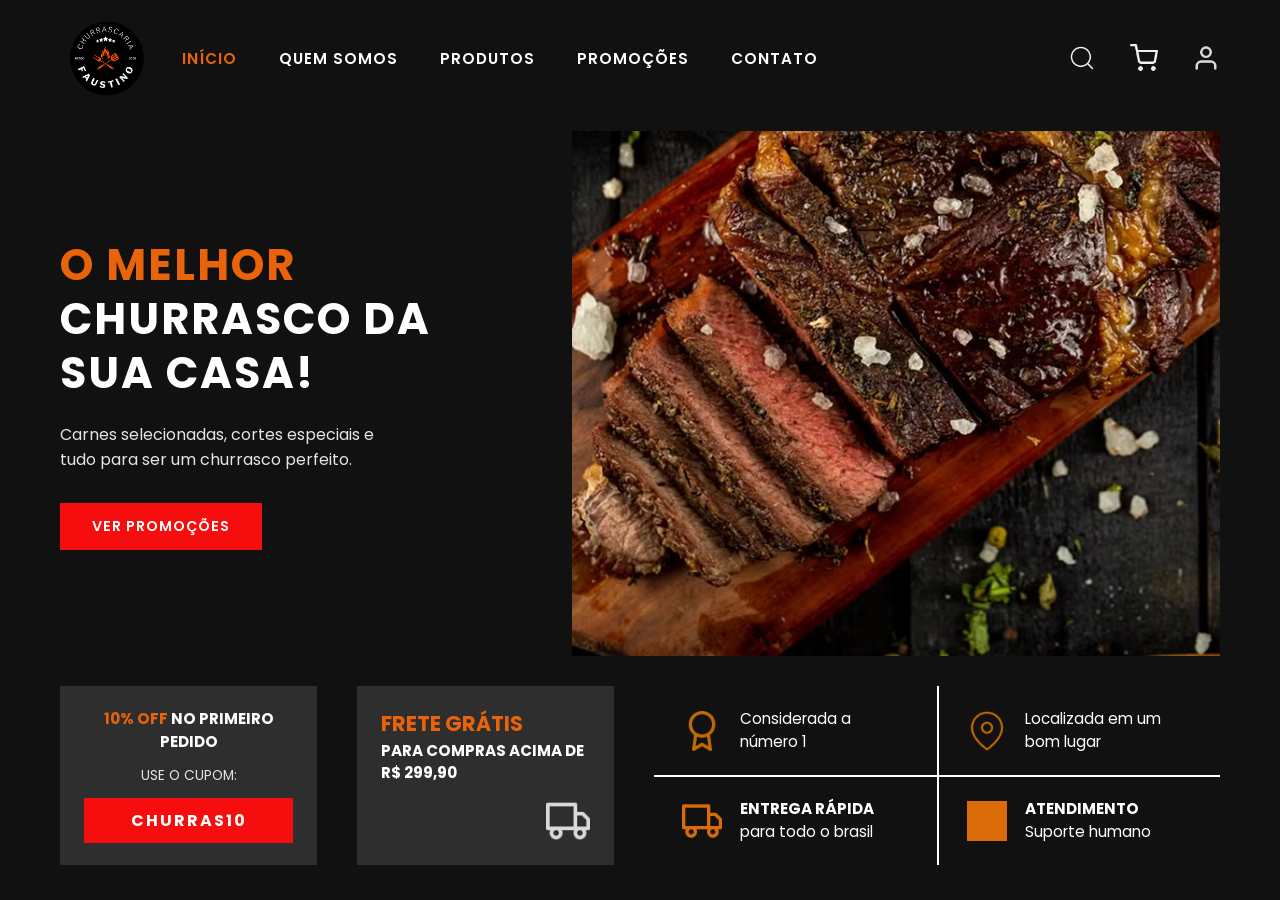
<file: front/index.html>
<!DOCTYPE html>
<html lang="pt-BR">
<head>
  <meta charset="UTF-8">
  <meta name="viewport" content="width=device-width, initial-scale=1.0">
  <title>Churrascaria Faustino</title>
  <link rel="icon" href="imagens/logo.png">
  <link rel="preconnect" href="https://fonts.googleapis.com">
  <link rel="preconnect" href="https://fonts.gstatic.com" crossorigin>
  <link href="https://fonts.googleapis.com/css2?family=Poppins:wght@400;500;600;700;800&display=swap" rel="stylesheet">
  <link rel="stylesheet" href="style.css">
</head>
<body>

  <header class="header">
    <a href="index.html" class="logo">
      <img src="imagens/logo.png" alt="Churrascaria Faustino">
    </a>

    <nav class="menu">
      <a href="index.html" class="ativo">Início</a>
      <a href="quem-somos.html">Quem somos</a>
      <a href="produtos.html">Produtos</a>
      <a href="promocoes.html">Promoções</a>
      <a href="contato.html">Contato</a>
    </nav>

    <div class="header-icones">
      <a href="produtos.html" aria-label="Buscar"><img src="imagens/Search.png" alt="Buscar"></a>
      <a href="#" aria-label="Carrinho"><img src="imagens/Shopping cart.png" alt="Carrinho"></a>
      <a href="cadastro.html" aria-label="Minha conta"><img src="imagens/User.png" alt="Minha conta"></a>
    </div>
  </header>

  <main class="conteudo">
    <section class="home">

      <div class="hero">
        <div class="hero-texto">
          <h1>
            <span class="laranja">O melhor</span><br>
            churrasco da<br>
            sua casa!
          </h1>
          <p>Carnes selecionadas, cortes especiais e tudo para ser um churrasco perfeito.</p>
          <a href="promocoes.html" class="btn">Ver promoções</a>
        </div>

        <div class="hero-imagem">
          <img src="imagens/image 1.png" alt="Churrasco fatiado na tábua">
        </div>
      </div>

      <div class="destaques">
        <div class="card">
          <p class="card-titulo"><span class="laranja">10% OFF</span> no primeiro pedido</p>
          <p class="card-sub">Use o cupom:</p>
          <span class="cupom">CHURRAS10</span>
        </div>

        <div class="card card-frete">
          <p class="card-titulo"><span class="laranja frete">Frete grátis</span><br>para compras acima de R$ 299,90</p>
          <img src="imagens/Truck.png" alt="" class="icone-frete">
        </div>

        <div class="vantagens">
          <div class="vantagem">
            <img src="imagens/Award.png" alt="">
            <p>Considerada a número 1</p>
          </div>
          <div class="vantagem borda-esq">
            <img src="imagens/Map pin.png" alt="">
            <p>Localizada em um bom lugar</p>
          </div>
          <div class="vantagem borda-topo">
            <img src="imagens/Truck.png" alt="" class="tinta-laranja">
            <p><strong>Entrega rápida</strong><br>para todo o brasil</p>
          </div>
          <div class="vantagem borda-esq borda-topo">
            <img src="imagens/User.png" alt="" class="tinta-laranja">
            <p><strong>Atendimento</strong><br>Suporte humano</p>
          </div>
        </div>
      </div>

    </section>
  </main>

</body>
</html>
</file>
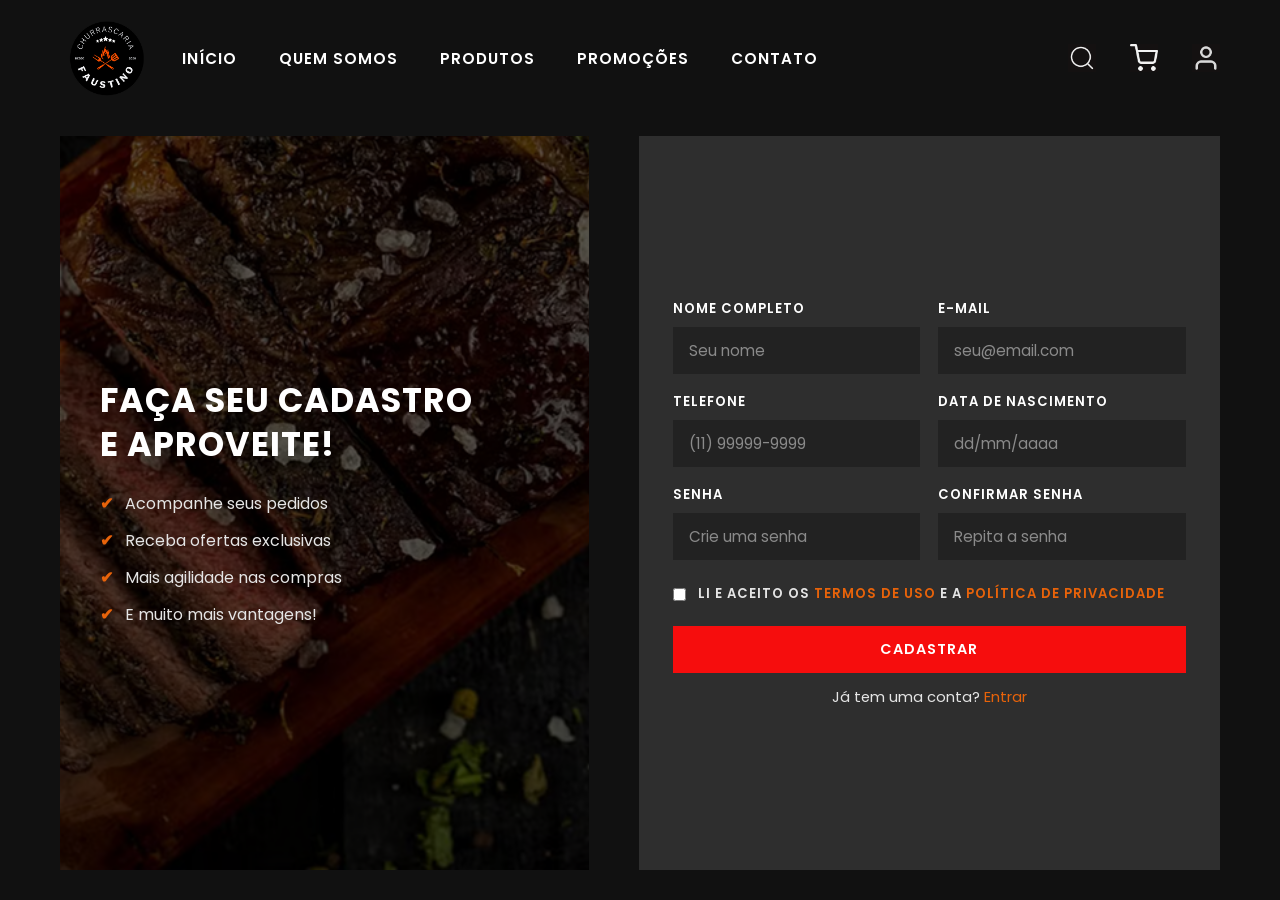
<file: front/cadastro.html>
<!DOCTYPE html>
<html lang="pt-BR">
<head>
  <meta charset="UTF-8">
  <meta name="viewport" content="width=device-width, initial-scale=1.0">
  <title>Cadastro &mdash; Churrascaria Faustino</title>
  <link rel="icon" href="imagens/logo.png">
  <link rel="preconnect" href="https://fonts.googleapis.com">
  <link rel="preconnect" href="https://fonts.gstatic.com" crossorigin>
  <link href="https://fonts.googleapis.com/css2?family=Poppins:wght@400;500;600;700;800&display=swap" rel="stylesheet">
  <link rel="stylesheet" href="style.css">
</head>
<body>

  <header class="header">
    <a href="index.html" class="logo">
      <img src="imagens/logo.png" alt="Churrascaria Faustino">
    </a>

    <nav class="menu">
      <a href="index.html">Início</a>
      <a href="quem-somos.html">Quem somos</a>
      <a href="produtos.html">Produtos</a>
      <a href="promocoes.html">Promoções</a>
      <a href="contato.html">Contato</a>
    </nav>

    <div class="header-icones">
      <a href="produtos.html" aria-label="Buscar"><img src="imagens/Search.png" alt="Buscar"></a>
      <a href="#" aria-label="Carrinho"><img src="imagens/Shopping cart.png" alt="Carrinho"></a>
      <a href="cadastro.html" aria-label="Minha conta"><img src="imagens/User.png" alt="Minha conta"></a>
    </div>
  </header>

  <main class="conteudo">
    <section class="cadastro-pagina">

      <div class="cadastro-banner">
        <img src="imagens/image 1.png" alt="Churrasco fatiado na tábua">
        <div class="cadastro-banner-texto">
          <h2>Faça seu cadastro<br>e aproveite!</h2>
          <ul class="cadastro-vantagens">
            <li>Acompanhe seus pedidos</li>
            <li>Receba ofertas exclusivas</li>
            <li>Mais agilidade nas compras</li>
            <li>E muito mais vantagens!</li>
          </ul>
        </div>
      </div>

      <form class="formulario formulario-cadastro">
        <div class="campo-duplo">
          <div class="campo">
            <label for="nome">Nome completo</label>
            <input type="text" id="nome" name="nome" placeholder="Seu nome">
          </div>
          <div class="campo">
            <label for="email">E-mail</label>
            <input type="email" id="email" name="email" placeholder="seu@email.com">
          </div>
        </div>

        <div class="campo-duplo">
          <div class="campo">
            <label for="telefone">Telefone</label>
            <input type="tel" id="telefone" name="telefone" placeholder="(11) 99999-9999">
          </div>
          <div class="campo">
            <label for="nascimento">Data de nascimento</label>
            <input type="text" id="nascimento" name="nascimento" placeholder="dd/mm/aaaa">
          </div>
        </div>

        <div class="campo-duplo">
          <div class="campo">
            <label for="senha">Senha</label>
            <input type="password" id="senha" name="senha" placeholder="Crie uma senha">
          </div>
          <div class="campo">
            <label for="confirmar">Confirmar senha</label>
            <input type="password" id="confirmar" name="confirmar" placeholder="Repita a senha">
          </div>
        </div>

        <label class="campo-termos">
          <input type="checkbox" name="termos">
          <span>Li e aceito os <a href="#" class="laranja">Termos de Uso</a> e a <a href="#" class="laranja">Política de Privacidade</a></span>
        </label>

        <button type="submit" class="btn">Cadastrar</button>

        <p class="cadastro-entrar">J&aacute; tem uma conta? <a href="#" class="laranja">Entrar</a></p>
      </form>

    </section>
  </main>

</body>
</html>
</file>
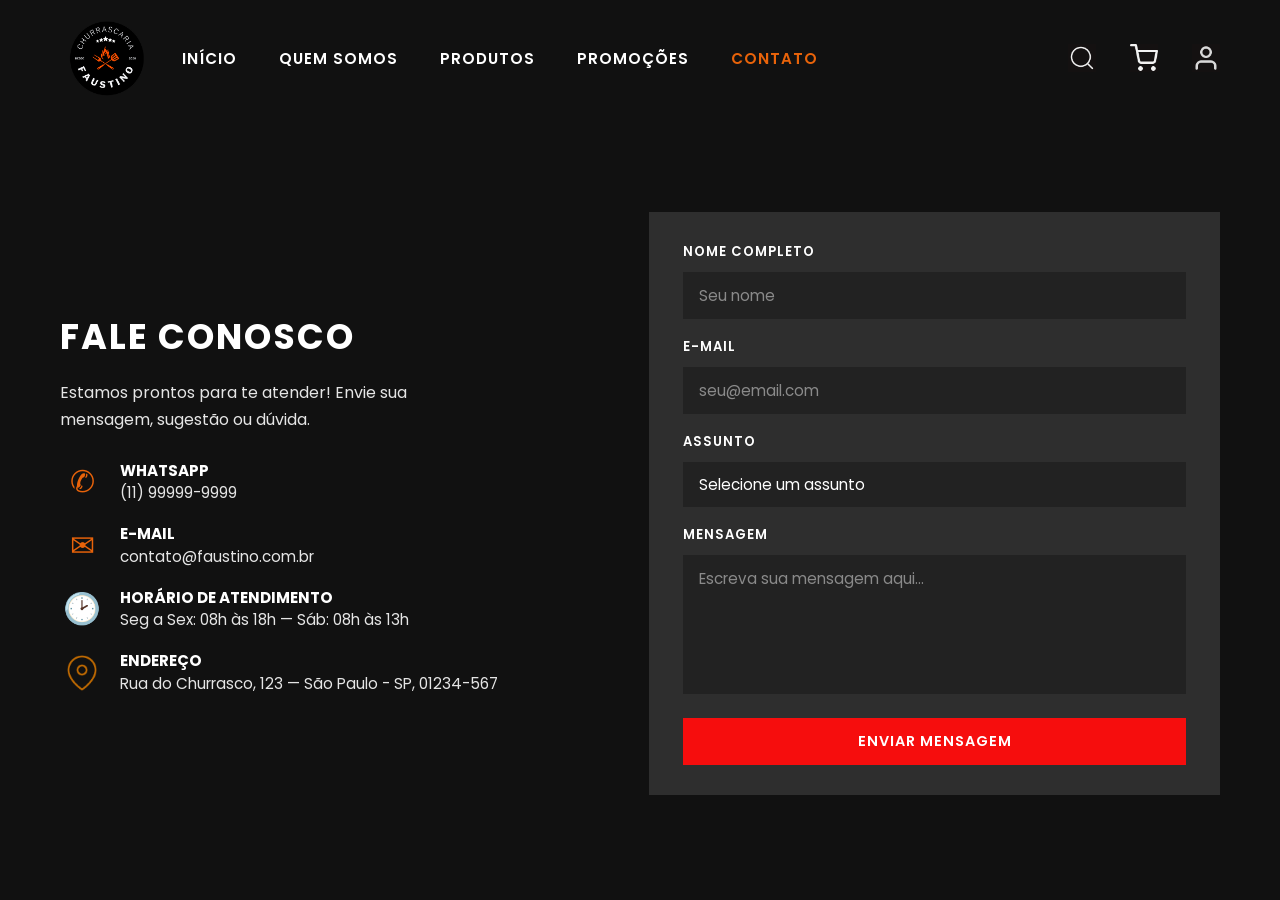
<file: front/contato.html>
<!DOCTYPE html>
<html lang="pt-BR">
<head>
  <meta charset="UTF-8">
  <meta name="viewport" content="width=device-width, initial-scale=1.0">
  <title>Contato &mdash; Churrascaria Faustino</title>
  <link rel="icon" href="imagens/logo.png">
  <link rel="preconnect" href="https://fonts.googleapis.com">
  <link rel="preconnect" href="https://fonts.gstatic.com" crossorigin>
  <link href="https://fonts.googleapis.com/css2?family=Poppins:wght@400;500;600;700;800&display=swap" rel="stylesheet">
  <link rel="stylesheet" href="style.css">
</head>
<body>

  <header class="header">
    <a href="index.html" class="logo">
      <img src="imagens/logo.png" alt="Churrascaria Faustino">
    </a>

    <nav class="menu">
      <a href="index.html">Início</a>
      <a href="quem-somos.html">Quem somos</a>
      <a href="produtos.html">Produtos</a>
      <a href="promocoes.html">Promoções</a>
      <a href="contato.html" class="ativo">Contato</a>
    </nav>

    <div class="header-icones">
      <a href="produtos.html" aria-label="Buscar"><img src="imagens/Search.png" alt="Buscar"></a>
      <a href="#" aria-label="Carrinho"><img src="imagens/Shopping cart.png" alt="Carrinho"></a>
      <a href="cadastro.html" aria-label="Minha conta"><img src="imagens/User.png" alt="Minha conta"></a>
    </div>
  </header>

  <main class="conteudo">
    <section class="contato-pagina">

      <div class="contato-info">
        <h2 class="titulo-pagina">Fale conosco</h2>
        <p>Estamos prontos para te atender! Envie sua mensagem, sugestão ou dúvida.</p>

        <div class="contato-itens">
          <div class="contato-item">
            <span class="icone-char">&#9990;</span>
            <p><strong>WhatsApp</strong><br>(11) 99999-9999</p>
          </div>
          <div class="contato-item">
            <span class="icone-char">&#9993;</span>
            <p><strong>E-mail</strong><br>contato@faustino.com.br</p>
          </div>
          <div class="contato-item">
            <span class="icone-char">&#128337;</span>
            <p><strong>Horário de atendimento</strong><br>Seg a Sex: 08h &agrave;s 18h &mdash; S&aacute;b: 08h &agrave;s 13h</p>
          </div>
          <div class="contato-item">
            <img src="imagens/Map pin.png" alt="">
            <p><strong>Endereço</strong><br>Rua do Churrasco, 123 &mdash; São Paulo - SP, 01234-567</p>
          </div>
        </div>
      </div>

      <form class="formulario">
        <label for="nome">Nome completo</label>
        <input type="text" id="nome" name="nome" placeholder="Seu nome">

        <label for="email">E-mail</label>
        <input type="email" id="email" name="email" placeholder="seu@email.com">

        <label for="assunto">Assunto</label>
        <select id="assunto" name="assunto">
          <option>Selecione um assunto</option>
          <option>Dúvida sobre pedido</option>
          <option>Sugestão</option>
          <option>Reclamação</option>
          <option>Outro</option>
        </select>

        <label for="mensagem">Mensagem</label>
        <textarea id="mensagem" name="mensagem" rows="5" placeholder="Escreva sua mensagem aqui..."></textarea>

        <button type="submit" class="btn">Enviar mensagem</button>
      </form>

    </section>
  </main>

</body>
</html>
</file>
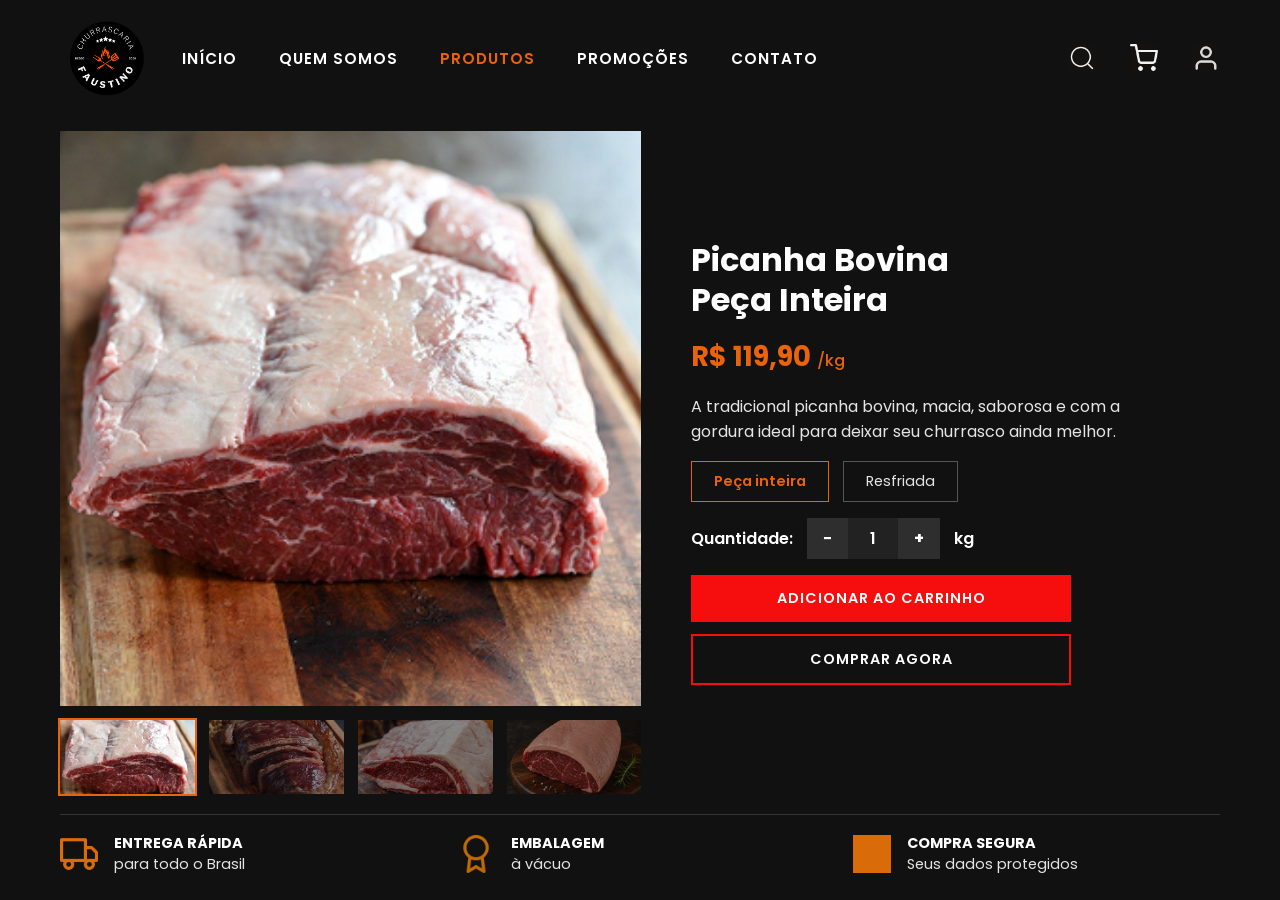
<file: front/produto.html>
<!DOCTYPE html>
<html lang="pt-BR">
<head>
  <meta charset="UTF-8">
  <meta name="viewport" content="width=device-width, initial-scale=1.0">
  <title>Picanha Bovina &mdash; Churrascaria Faustino</title>
  <link rel="icon" href="imagens/logo.png">
  <link rel="preconnect" href="https://fonts.googleapis.com">
  <link rel="preconnect" href="https://fonts.gstatic.com" crossorigin>
  <link href="https://fonts.googleapis.com/css2?family=Poppins:wght@400;500;600;700;800&display=swap" rel="stylesheet">
  <link rel="stylesheet" href="style.css">
</head>
<body>

  <header class="header">
    <a href="index.html" class="logo">
      <img src="imagens/logo.png" alt="Churrascaria Faustino">
    </a>

    <nav class="menu">
      <a href="index.html">Início</a>
      <a href="quem-somos.html">Quem somos</a>
      <a href="produtos.html" class="ativo">Produtos</a>
      <a href="promocoes.html">Promoções</a>
      <a href="contato.html">Contato</a>
    </nav>

    <div class="header-icones">
      <a href="produtos.html" aria-label="Buscar"><img src="imagens/Search.png" alt="Buscar"></a>
      <a href="#" aria-label="Carrinho"><img src="imagens/Shopping cart.png" alt="Carrinho"></a>
      <a href="cadastro.html" aria-label="Minha conta"><img src="imagens/User.png" alt="Minha conta"></a>
    </div>
  </header>

  <main class="conteudo">
    <section class="detalhe-pagina">

      <div class="detalhe">
        <div class="detalhe-galeria">
          <div class="detalhe-foto">
            <img src="imagens/image 1 (1).png" alt="Picanha Bovina peça inteira">
          </div>
          <div class="detalhe-miniaturas">
            <img src="imagens/image 1 (1).png" alt="Miniatura 1" class="ativa">
            <img src="imagens/image 2.png" alt="Miniatura 2">
            <img src="imagens/image 3.png" alt="Miniatura 3">
            <img src="imagens/aa.png" alt="Miniatura 4">
          </div>
        </div>

        <div class="detalhe-info">
          <h1>Picanha Bovina<br>Peça Inteira</h1>
          <p class="detalhe-preco laranja">R$ 119,90 <span>/kg</span></p>
          <p class="detalhe-descricao">A tradicional picanha bovina, macia, saborosa e com a gordura ideal para deixar seu churrasco ainda melhor.</p>

          <div class="detalhe-opcoes">
            <label class="opcao">
              <input type="radio" name="corte" checked>
              <span>Peça inteira</span>
            </label>
            <label class="opcao">
              <input type="radio" name="corte">
              <span>Resfriada</span>
            </label>
          </div>

          <div class="detalhe-quantidade">
            <span>Quantidade:</span>
            <span class="quantidade">
              <span class="qtd-botao">&minus;</span>
              <span class="qtd-valor">1</span>
              <span class="qtd-botao">+</span>
            </span>
            <span>kg</span>
          </div>

          <div class="detalhe-acoes">
            <a href="#" class="btn">Adicionar ao carrinho</a>
            <a href="#" class="btn btn-contorno">Comprar agora</a>
          </div>
        </div>
      </div>

      <div class="detalhe-beneficios">
        <div class="beneficio">
          <img src="imagens/Truck.png" alt="" class="tinta-laranja">
          <p><strong>Entrega rápida</strong><br>para todo o Brasil</p>
        </div>
        <div class="beneficio">
          <img src="imagens/Award.png" alt="">
          <p><strong>Embalagem</strong><br>&agrave; v&aacute;cuo</p>
        </div>
        <div class="beneficio">
          <img src="imagens/User.png" alt="" class="tinta-laranja">
          <p><strong>Compra segura</strong><br>Seus dados protegidos</p>
        </div>
      </div>

    </section>
  </main>

</body>
</html>
</file>
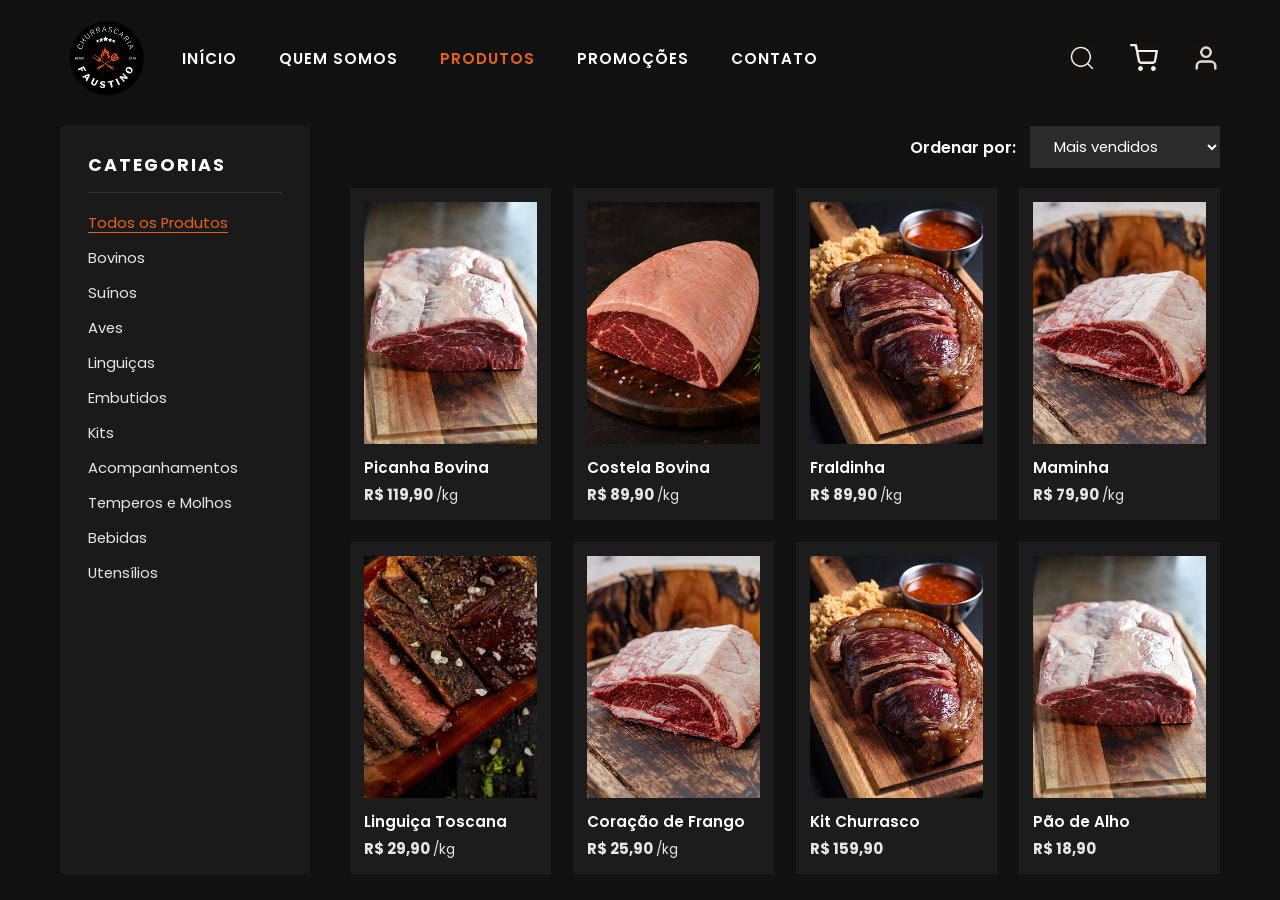
<file: front/produtos.html>
<!DOCTYPE html>
<html lang="pt-BR">
<head>
  <meta charset="UTF-8">
  <meta name="viewport" content="width=device-width, initial-scale=1.0">
  <title>Produtos &mdash; Churrascaria Faustino</title>
  <link rel="icon" href="imagens/logo.png">
  <link rel="preconnect" href="https://fonts.googleapis.com">
  <link rel="preconnect" href="https://fonts.gstatic.com" crossorigin>
  <link href="https://fonts.googleapis.com/css2?family=Poppins:wght@400;500;600;700;800&display=swap" rel="stylesheet">
  <link rel="stylesheet" href="style.css">
</head>
<body>

  <header class="header">
    <a href="index.html" class="logo">
      <img src="imagens/logo.png" alt="Churrascaria Faustino">
    </a>

    <nav class="menu">
      <a href="index.html">Início</a>
      <a href="quem-somos.html">Quem somos</a>
      <a href="produtos.html" class="ativo">Produtos</a>
      <a href="promocoes.html">Promoções</a>
      <a href="contato.html">Contato</a>
    </nav>

    <div class="header-icones">
      <a href="produtos.html" aria-label="Buscar"><img src="imagens/Search.png" alt="Buscar"></a>
      <a href="#" aria-label="Carrinho"><img src="imagens/Shopping cart.png" alt="Carrinho"></a>
      <a href="cadastro.html" aria-label="Minha conta"><img src="imagens/User.png" alt="Minha conta"></a>
    </div>
  </header>
 
  <main class="conteudo">
    <section class="produtos-layout">

      <aside class="categorias">
        <h2>Categorias</h2>
        <nav class="categorias-lista">
          <a href="#" class="ativo">Todos os Produtos</a>
          <a href="#">Bovinos</a>
          <a href="#">Suínos</a>
          <a href="#">Aves</a>
          <a href="#">Linguiças</a>
          <a href="#">Embutidos</a>
          <a href="#">Kits</a>
          <a href="#">Acompanhamentos</a>
          <a href="#">Temperos e Molhos</a>
          <a href="#">Bebidas</a>
          <a href="#">Utensílios</a>
        </nav>
      </aside>

      <div class="produtos-conteudo">
        <div class="produtos-topo">
          <label for="ordenar">Ordenar por:</label>
          <select id="ordenar" class="select-ordenar">
            <option>Mais vendidos</option>
            <option>Menor preço</option>
            <option>Maior preço</option>
            <option>Mais relevantes</option>
          </select>
        </div>

        <div class="produtos-grade">
          <a href="produto.html" class="produto-card">
            <div class="produto-foto"><img src="imagens/image 1 (1).png" alt="Picanha Bovina"></div>
            <h3>Picanha Bovina</h3>
            <p class="produto-preco">R$ 119,90 <span>/kg</span></p>
          </a>

          <a href="produto.html" class="produto-card">
            <div class="produto-foto"><img src="imagens/aa.png" alt="Costela Bovina"></div>
            <h3>Costela Bovina</h3>
            <p class="produto-preco">R$ 89,90 <span>/kg</span></p>
          </a>

          <a href="produto.html" class="produto-card">
            <div class="produto-foto"><img src="imagens/image 2.png" alt="Fraldinha"></div>
            <h3>Fraldinha</h3>
            <p class="produto-preco">R$ 89,90 <span>/kg</span></p>
          </a>

          <a href="produto.html" class="produto-card">
            <div class="produto-foto"><img src="imagens/image 3.png" alt="Maminha"></div>
            <h3>Maminha</h3>
            <p class="produto-preco">R$ 79,90 <span>/kg</span></p>
          </a>

          <a href="produto.html" class="produto-card">
            <div class="produto-foto"><img src="imagens/image 1.png" alt="Linguiça Toscana"></div>
            <h3>Linguiça Toscana</h3>
            <p class="produto-preco">R$ 29,90 <span>/kg</span></p>
          </a>

          <a href="produto.html" class="produto-card">
            <div class="produto-foto"><img src="imagens/image 3.png" alt="Coração de Frango"></div>
            <h3>Coração de Frango</h3>
            <p class="produto-preco">R$ 25,90 <span>/kg</span></p>
          </a>

          <a href="produto.html" class="produto-card">
            <div class="produto-foto"><img src="imagens/image 2.png" alt="Kit Churrasco"></div>
            <h3>Kit Churrasco</h3>
            <p class="produto-preco">R$ 159,90</p>
          </a>

          <a href="produto.html" class="produto-card">
            <div class="produto-foto"><img src="imagens/image 1 (1).png" alt="Pão de Alho"></div>
            <h3>Pão de Alho</h3>
            <p class="produto-preco">R$ 18,90</p>
          </a>
        </div>
      </div>

    </section>
  </main>

</body>
</html>
</file>
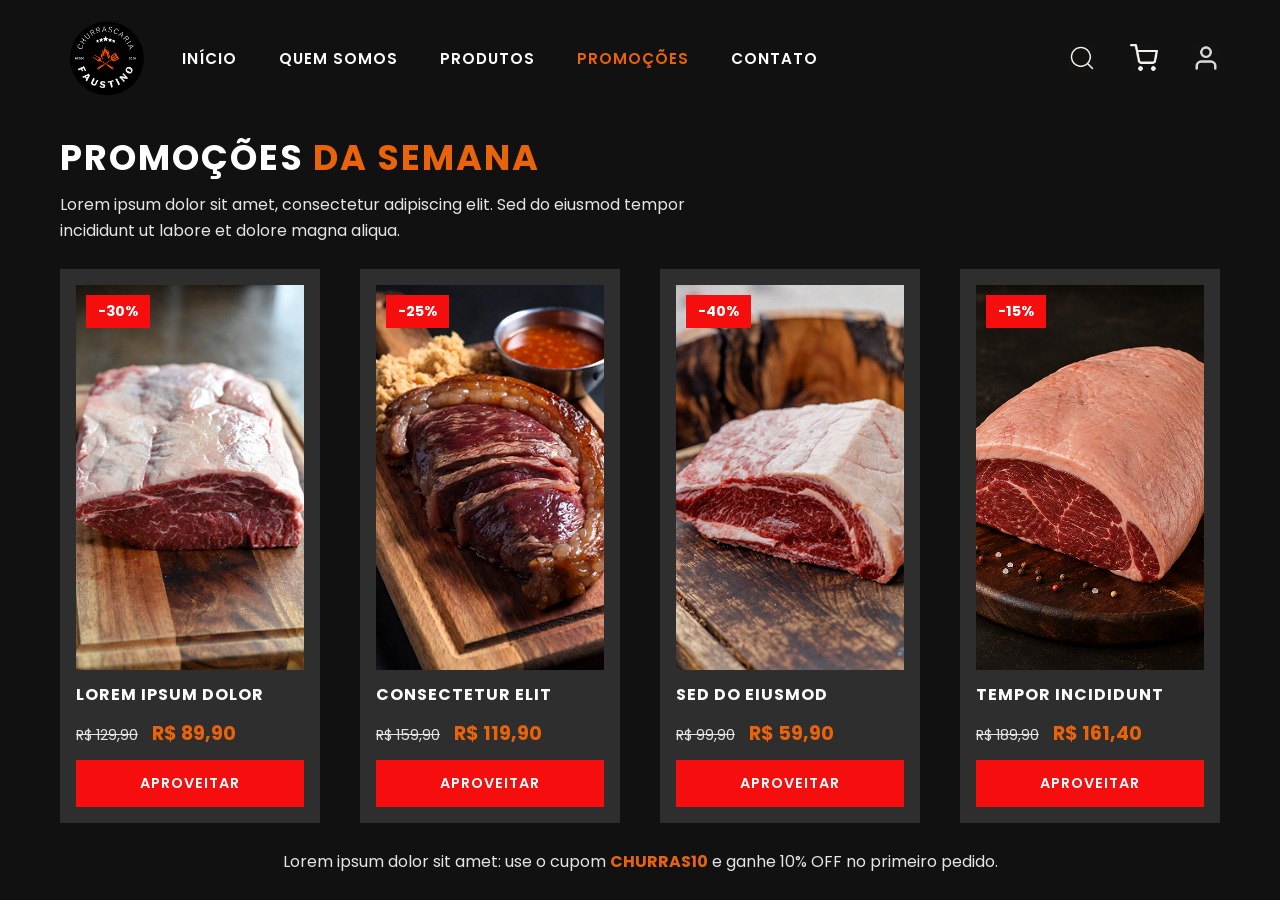
<file: front/promocoes.html>
<!DOCTYPE html>
<html lang="pt-BR">
<head>
  <meta charset="UTF-8">
  <meta name="viewport" content="width=device-width, initial-scale=1.0">
  <title>Promoções &mdash; Churrascaria Faustino</title>
  <link rel="icon" href="imagens/logo.png">
  <link rel="preconnect" href="https://fonts.googleapis.com">
  <link rel="preconnect" href="https://fonts.gstatic.com" crossorigin>
  <link href="https://fonts.googleapis.com/css2?family=Poppins:wght@400;500;600;700;800&display=swap" rel="stylesheet">
  <link rel="stylesheet" href="style.css">
</head>
<body>

  <header class="header">
    <a href="index.html" class="logo">
      <img src="imagens/logo.png" alt="Churrascaria Faustino">
    </a>

    <nav class="menu">
      <a href="index.html">Início</a>
      <a href="quem-somos.html">Quem somos</a>
      <a href="produtos.html">Produtos</a>
      <a href="promocoes.html" class="ativo">Promoções</a>
      <a href="contato.html">Contato</a>
    </nav>

    <div class="header-icones">
      <a href="produtos.html" aria-label="Buscar"><img src="imagens/Search.png" alt="Buscar"></a>
      <a href="#" aria-label="Carrinho"><img src="imagens/Shopping cart.png" alt="Carrinho"></a>
      <a href="cadastro.html" aria-label="Minha conta"><img src="imagens/User.png" alt="Minha conta"></a>
    </div>
  </header>

  <main class="conteudo">
    <section class="promocoes-pagina">

      <div class="promo-cabecalho">
        <h2 class="titulo-pagina">Promoções <span class="laranja">da semana</span></h2>
        <p>Lorem ipsum dolor sit amet, consectetur adipiscing elit. Sed do eiusmod tempor incididunt ut labore et dolore magna aliqua.</p>
      </div>

      <div class="promo-grade">
        <article class="promo-card">
          <div class="promo-foto">
            <img src="imagens/image 1 (1).png" alt="Corte bovino cru na tábua">
            <span class="promo-selo">-30%</span>
          </div>
          <h3>Lorem ipsum dolor</h3>
          <p class="promo-precos">
            <span class="preco-antigo">R$ 129,90</span>
            <span class="preco-novo laranja">R$ 89,90</span>
          </p>
          <a href="#" class="btn">Aproveitar</a>
        </article>

        <article class="promo-card">
          <div class="promo-foto">
            <img src="imagens/image 2.png" alt="Picanha fatiada com farofa e molho">
            <span class="promo-selo">-25%</span>
          </div>
          <h3>Consectetur elit</h3>
          <p class="promo-precos">
            <span class="preco-antigo">R$ 159,90</span>
            <span class="preco-novo laranja">R$ 119,90</span>
          </p>
          <a href="#" class="btn">Aproveitar</a>
        </article>

        <article class="promo-card">
          <div class="promo-foto">
            <img src="imagens/image 3.png" alt="Corte cru sobre madeira rústica">
            <span class="promo-selo">-40%</span>
          </div>
          <h3>Sed do eiusmod</h3>
          <p class="promo-precos">
            <span class="preco-antigo">R$ 99,90</span>
            <span class="preco-novo laranja">R$ 59,90</span>
          </p>
          <a href="#" class="btn">Aproveitar</a>
        </article>

        <article class="promo-card">
          <div class="promo-foto">
            <img src="imagens/aa.png" alt="Corte de carne na tábua redonda">
            <span class="promo-selo">-15%</span>
          </div>
          <h3>Tempor incididunt</h3>
          <p class="promo-precos">
            <span class="preco-antigo">R$ 189,90</span>
            <span class="preco-novo laranja">R$ 161,40</span>
          </p>
          <a href="#" class="btn">Aproveitar</a>
        </article>
      </div>

      <div class="promo-rodape">
        <p>Lorem ipsum dolor sit amet: use o cupom <strong class="laranja">CHURRAS10</strong> e ganhe 10% OFF no primeiro pedido.</p>
      </div>

    </section>
  </main>

</body>
</html>
</file>
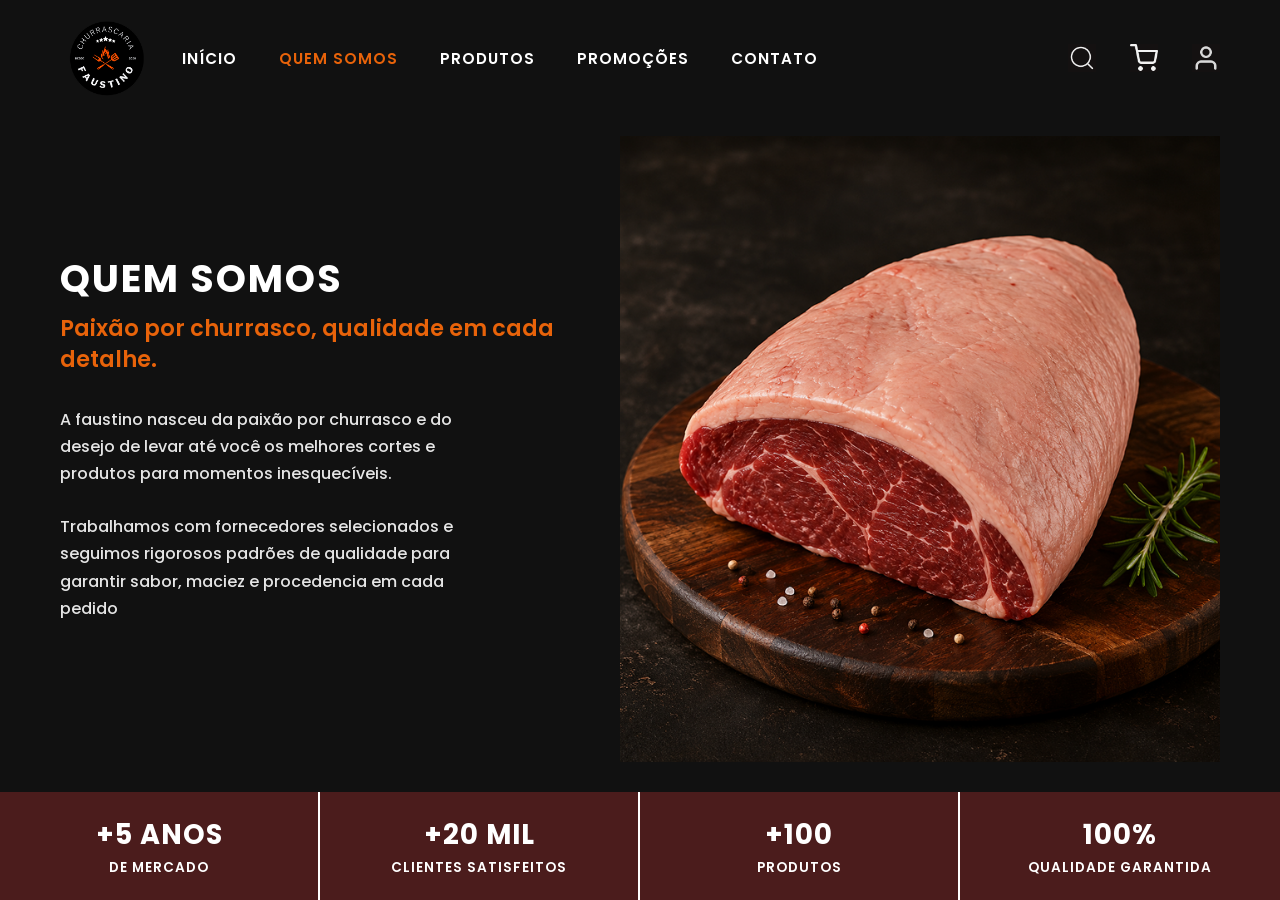
<file: front/quem-somos.html>
<!DOCTYPE html>
<html lang="pt-BR">
<head>
  <meta charset="UTF-8">
  <meta name="viewport" content="width=device-width, initial-scale=1.0">
  <title>Quem somos &mdash; Churrascaria Faustino</title>
  <link rel="icon" href="imagens/logo.png">
  <link rel="preconnect" href="https://fonts.googleapis.com">
  <link rel="preconnect" href="https://fonts.gstatic.com" crossorigin>
  <link href="https://fonts.googleapis.com/css2?family=Poppins:wght@400;500;600;700;800&display=swap" rel="stylesheet">
  <link rel="stylesheet" href="style.css">
</head>
<body>

  <header class="header">
    <a href="index.html" class="logo">
      <img src="imagens/logo.png" alt="Churrascaria Faustino">
    </a>

    <nav class="menu">
      <a href="index.html">Início</a>
      <a href="quem-somos.html" class="ativo">Quem somos</a>
      <a href="produtos.html">Produtos</a>
      <a href="promocoes.html">Promoções</a>
      <a href="contato.html">Contato</a>
    </nav>

    <div class="header-icones">
      <a href="produtos.html" aria-label="Buscar"><img src="imagens/Search.png" alt="Buscar"></a>
      <a href="#" aria-label="Carrinho"><img src="imagens/Shopping cart.png" alt="Carrinho"></a>
      <a href="cadastro.html" aria-label="Minha conta"><img src="imagens/User.png" alt="Minha conta"></a>
    </div>
  </header>

  <main class="conteudo">
    <div class="quem-somos-conteudo">
      <div class="quem-somos-texto">
        <h2>Quem somos</h2>
        <h3 class="laranja">Paixão por churrasco, qualidade em cada detalhe.</h3>
        <p>A faustino nasceu da paixão por churrasco e do desejo de levar até você os melhores cortes e produtos para momentos inesquecíveis.</p>
        <p>Trabalhamos com fornecedores selecionados e seguimos rigorosos padrões de qualidade para garantir sabor, maciez e procedencia em cada pedido</p>
      </div>
      <div class="quem-somos-imagem">
        <img src="imagens/aa.png" alt="Corte de carne sobre tábua de madeira">
      </div>
    </div>

    <div class="estatisticas">
      <div class="estatistica">
        <strong>+5 anos</strong>
        <span>de mercado</span>
      </div>
      <div class="estatistica">
        <strong>+20 mil</strong>
        <span>clientes satisfeitos</span>
      </div>
      <div class="estatistica">
        <strong>+100</strong>
        <span>produtos</span>
      </div>
      <div class="estatistica">
        <strong>100%</strong>
        <span>qualidade garantida</span>
      </div>
    </div>
  </main>

</body>
</html>
</file>
<file: front/style.css>
/* ===================== RESET / BASE ===================== */
* {
  margin: 0;
  padding: 0;
  box-sizing: border-box;
}

:root {
  --fundo: #111111;
  --fundo-card: #2e2e2e;
  --fundo-input: #222222;
  --laranja: #e8630a;
  --vermelho: #f60d0d;
  --vinho: #4b1c1c;
  --branco: #ffffff;
  --cinza-claro: #e5e5e5;
}

/* Página inteira em GRID: header em cima, conteúdo preenche o resto.
   Cada página ocupa exatamente uma tela, sem rolagem. */
body {
  height: 100vh;
  overflow: hidden;
  display: grid;
  grid-template-rows: auto 1fr;
  background-color: var(--fundo);
  color: var(--branco);
  font-family: 'Poppins', Arial, sans-serif;
}

img {
  max-width: 100%;
  display: block;
}

a {
  text-decoration: none;
  color: inherit;
}

.laranja {
  color: var(--laranja);
}

.btn {
  display: inline-block;
  background-color: var(--vermelho);
  color: var(--branco);
  font-weight: 600;
  text-transform: uppercase;
  letter-spacing: 1px;
  padding: 13px 32px;
  border: none;
  cursor: pointer;
  font-family: inherit;
  font-size: 0.9rem;
  text-align: center;
  transition: filter 0.2s;
}

.btn:hover {
  filter: brightness(1.15);
}

.btn-contorno {
  background-color: transparent;
  border: 2px solid var(--vermelho);
  color: var(--branco);
}

/* Tinge ícones brancos de laranja */
.tinta-laranja {
  filter: brightness(0) saturate(100%) invert(43%) sepia(84%) saturate(2422%) hue-rotate(9deg) brightness(96%) contrast(93%);
}

/* Área de conteúdo: grid de uma célula que a seção da página preenche */
.conteudo {
  min-height: 0;
  display: grid;
}

.titulo-pagina {
  font-size: 2.2rem;
  text-transform: uppercase;
  letter-spacing: 2px;
}

/* Campos de formulário reutilizáveis */
.formulario {
  display: grid;
  gap: 10px;
  background-color: var(--fundo-card);
  padding: 30px 34px;
  align-content: center;
}

.formulario label {
  font-weight: 600;
  text-transform: uppercase;
  font-size: 0.82rem;
  letter-spacing: 1px;
}

.formulario input,
.formulario textarea,
.formulario select {
  background-color: var(--fundo-input);
  border: none;
  color: var(--branco);
  font-family: inherit;
  font-size: 0.95rem;
  padding: 12px 16px;
  outline: none;
  margin-bottom: 8px;
  resize: none;
  width: 100%;
}

.formulario select {
  appearance: none;
  cursor: pointer;
}

.formulario ::placeholder {
  color: #8a8a8a;
}

.formulario .btn {
  margin-top: 6px;
}

/* ===================== HEADER (GRID: logo | menu | ícones) ===================== */
.header {
  display: grid;
  grid-template-columns: auto 1fr auto;
  align-items: center;
  gap: 30px;
  padding: 12px 60px;
}

.logo img {
  width: 92px;
}

.menu {
  display: grid;
  grid-auto-flow: column;
  justify-content: start;
  gap: 42px;
}

.menu a {
  font-weight: 600;
  text-transform: uppercase;
  font-size: 0.95rem;
  letter-spacing: 1px;
  transition: color 0.2s;
}

.menu a:hover,
.menu a.ativo {
  color: var(--laranja);
}

.header-icones {
  display: grid;
  grid-auto-flow: column;
  align-items: center;
  gap: 34px;
}

.header-icones img {
  width: 28px;
  height: 28px;
  object-fit: contain;
}

/* ===================== INÍCIO (GRID: hero em cima, destaques embaixo) ===================== */
.home {
  min-height: 0;
  display: grid;
  grid-template-rows: 1fr auto;
  gap: 30px;
  padding: 15px 60px 35px;
}

.hero {
  min-height: 0;
  display: grid;
  grid-template-columns: 1fr 1.4fr;
  align-items: center;
  gap: 50px;
}

.hero-texto h1 {
  font-size: 2.7rem;
  line-height: 1.25;
  text-transform: uppercase;
  letter-spacing: 2px;
  font-weight: 700;
}

.hero-texto p {
  margin: 22px 0 30px;
  max-width: 340px;
  color: var(--cinza-claro);
  line-height: 1.6;
}

.hero-imagem {
  height: 100%;
  min-height: 0;
}

.hero-imagem img {
  width: 100%;
  height: 100%;
  object-fit: cover;
}

/* Faixa de destaques (GRID: card | card | vantagens) */
.destaques {
  display: grid;
  grid-template-columns: 1fr 1fr 2.2fr;
  gap: 40px;
  align-items: stretch;
}

.card {
  background-color: var(--fundo-card);
  padding: 22px 24px;
  text-align: center;
  display: grid;
  align-content: center;
  gap: 12px;
}

.card-titulo {
  font-weight: 700;
  text-transform: uppercase;
  line-height: 1.5;
  font-size: 0.95rem;
}

.card-sub {
  text-transform: uppercase;
  font-size: 0.85rem;
  color: var(--cinza-claro);
}

.cupom {
  display: block;
  background-color: var(--vermelho);
  color: var(--branco);
  font-weight: 700;
  letter-spacing: 2px;
  padding: 10px;
  text-transform: uppercase;
}

.card-frete {
  grid-template-rows: 1fr auto;
  text-align: left;
}

.card-frete .frete {
  font-size: 1.3rem;
}

.icone-frete {
  width: 44px;
  justify-self: end;
}

/* Grade de vantagens 2x2 */
.vantagens {
  display: grid;
  grid-template-columns: 1fr 1fr;
}

.vantagem {
  display: grid;
  grid-template-columns: auto 1fr;
  align-items: center;
  gap: 18px;
  padding: 18px 28px;
}

.vantagem img {
  width: 40px;
  height: 40px;
  object-fit: contain;
}

.vantagem p {
  font-size: 0.95rem;
  line-height: 1.5;
}

.vantagem strong {
  text-transform: uppercase;
}

.borda-esq {
  border-left: 2px solid var(--branco);
}

.borda-topo {
  border-top: 2px solid var(--branco);
}

/* ===================== QUEM SOMOS (GRID: conteúdo + barra de estatísticas) ===================== */
.quem-somos-conteudo {
  min-height: 0;
  display: grid;
  grid-template-columns: 1fr 1.2fr;
  align-items: center;
  gap: 60px;
  padding: 20px 60px 30px;
}

.quem-somos-texto h2 {
  font-size: 2.4rem;
  text-transform: uppercase;
  letter-spacing: 2px;
}

.quem-somos-texto h3 {
  font-size: 1.4rem;
  margin: 6px 0 30px;
  font-weight: 600;
  line-height: 1.4;
}

.quem-somos-texto p {
  color: var(--cinza-claro);
  line-height: 1.7;
  margin-bottom: 26px;
  max-width: 420px;
  font-weight: 500;
}

.quem-somos-imagem {
  height: 100%;
  min-height: 0;
}

.quem-somos-imagem img {
  width: 100%;
  height: 100%;
  object-fit: cover;
}

/* Página quem somos: grid vertical conteúdo (1fr) + estatísticas (auto) */
.conteudo:has(.estatisticas) {
  grid-template-rows: 1fr auto;
}

.estatisticas {
  display: grid;
  grid-template-columns: repeat(4, 1fr);
  background-color: var(--vinho);
}

.estatistica {
  text-align: center;
  padding: 22px 20px;
  border-right: 2px solid var(--branco);
  display: grid;
  gap: 2px;
}

.estatistica:last-child {
  border-right: none;
}

.estatistica strong {
  font-size: 1.7rem;
  text-transform: uppercase;
  letter-spacing: 1px;
}

.estatistica span {
  text-transform: uppercase;
  font-size: 0.85rem;
  font-weight: 600;
  letter-spacing: 1px;
}

/* ===================== PRODUTOS (GRID: categorias | conteúdo) ===================== */
.produtos-layout {
  min-height: 0;
  display: grid;
  grid-template-columns: 250px 1fr;
  gap: 40px;
  padding: 10px 60px 26px;
}

.categorias {
  background-color: #1a1a1a;
  padding: 26px 28px;
  display: grid;
  align-content: start;
  gap: 20px;
  overflow: hidden;
}

.categorias h2 {
  font-size: 1.1rem;
  text-transform: uppercase;
  letter-spacing: 2px;
  padding-bottom: 14px;
  border-bottom: 1px solid #333333;
}

.categorias-lista {
  display: grid;
  gap: 14px;
}

.categorias-lista a {
  color: var(--cinza-claro);
  font-size: 0.92rem;
  transition: color 0.2s;
}

.categorias-lista a:hover,
.categorias-lista a.ativo {
  color: var(--laranja);
  text-decoration: underline;
  text-underline-offset: 4px;
}

/* Coluna de conteúdo: topo (ordenar) + grade */
.produtos-conteudo {
  min-height: 0;
  display: grid;
  grid-template-rows: auto 1fr;
  gap: 20px;
}

.produtos-topo {
  display: grid;
  grid-auto-flow: column;
  justify-content: end;
  align-items: center;
  gap: 14px;
  font-weight: 600;
}

.select-ordenar {
  background-color: #2b2b2b;
  border: none;
  color: var(--branco);
  font-family: inherit;
  font-size: 0.92rem;
  padding: 10px 20px;
  min-width: 190px;
  cursor: pointer;
  outline: none;
}

/* Grade de produtos 4x2 preenchendo a altura */
.produtos-grade {
  min-height: 0;
  display: grid;
  grid-template-columns: repeat(4, 1fr);
  grid-template-rows: 1fr 1fr;
  gap: 22px;
}

.produto-card {
  min-height: 0;
  display: grid;
  grid-template-rows: 1fr auto auto;
  gap: 4px;
  background-color: #1c1c1c;
  padding: 14px;
  transition: background-color 0.2s;
}

.produto-card:hover {
  background-color: #262626;
}

.produto-foto {
  min-height: 0;
  overflow: hidden;
}

.produto-foto img {
  width: 100%;
  height: 100%;
  object-fit: cover;
  transition: transform 0.25s;
}

.produto-card:hover .produto-foto img {
  transform: scale(1.04);
}

.produto-card h3 {
  font-size: 0.95rem;
  font-weight: 600;
  margin-top: 8px;
}

.produto-preco {
  font-weight: 700;
  color: var(--cinza-claro);
  font-size: 0.95rem;
}

.produto-preco span {
  font-weight: 400;
  font-size: 0.85rem;
}

/* ===================== PÁGINA DE PRODUTO (DETALHE) ===================== */
.detalhe-pagina {
  min-height: 0;
  display: grid;
  grid-template-rows: 1fr auto;
  gap: 20px;
  padding: 15px 60px 24px;
}

.detalhe {
  min-height: 0;
  display: grid;
  grid-template-columns: 1.1fr 1fr;
  gap: 50px;
}

/* Galeria: foto grande + miniaturas */
.detalhe-galeria {
  min-height: 0;
  display: grid;
  grid-template-rows: 1fr auto;
  gap: 14px;
}

.detalhe-foto {
  min-height: 0;
  overflow: hidden;
}

.detalhe-foto img {
  width: 100%;
  height: 100%;
  object-fit: cover;
}

.detalhe-miniaturas {
  display: grid;
  grid-template-columns: repeat(4, 1fr);
  gap: 14px;
}

.detalhe-miniaturas img {
  width: 100%;
  height: 74px;
  object-fit: cover;
  cursor: pointer;
  opacity: 0.55;
  transition: opacity 0.2s;
}

.detalhe-miniaturas img:hover,
.detalhe-miniaturas img.ativa {
  opacity: 1;
  outline: 2px solid var(--laranja);
}

/* Informações do produto */
.detalhe-info {
  display: grid;
  align-content: center;
  gap: 16px;
}

.detalhe-info h1 {
  font-size: 2rem;
  line-height: 1.25;
  font-weight: 700;
}

.detalhe-preco {
  font-size: 1.7rem;
  font-weight: 700;
}

.detalhe-preco span {
  font-size: 1rem;
  font-weight: 500;
}

.detalhe-descricao {
  color: var(--cinza-claro);
  line-height: 1.6;
  max-width: 440px;
}

/* Opções (radio estilizado, sem JS) */
.detalhe-opcoes {
  display: grid;
  grid-auto-flow: column;
  justify-content: start;
  gap: 14px;
}

.opcao input {
  display: none;
}

.opcao span {
  display: inline-block;
  padding: 9px 22px;
  border: 1px solid #555555;
  color: var(--cinza-claro);
  font-size: 0.9rem;
  cursor: pointer;
  transition: border-color 0.2s, color 0.2s;
}

.opcao input:checked + span {
  border-color: var(--laranja);
  color: var(--laranja);
  font-weight: 600;
}

/* Quantidade */
.detalhe-quantidade {
  display: grid;
  grid-auto-flow: column;
  justify-content: start;
  align-items: center;
  gap: 14px;
  font-weight: 600;
}

.quantidade {
  display: grid;
  grid-auto-flow: column;
  align-items: center;
}

.qtd-botao {
  background-color: var(--fundo-card);
  padding: 8px 16px;
  cursor: pointer;
  user-select: none;
  font-weight: 700;
}

.qtd-valor {
  background-color: var(--fundo-input);
  padding: 8px 22px;
  text-align: center;
}

/* Botões de ação */
.detalhe-acoes {
  display: grid;
  gap: 12px;
  max-width: 380px;
}

/* Benefícios na base da página */
.detalhe-beneficios {
  display: grid;
  grid-template-columns: repeat(3, 1fr);
  gap: 30px;
  border-top: 1px solid #333333;
  padding-top: 18px;
}

.beneficio {
  display: grid;
  grid-template-columns: auto 1fr;
  align-items: center;
  gap: 16px;
  justify-content: center;
}

.beneficio img {
  width: 38px;
  height: 38px;
  object-fit: contain;
}

.beneficio p {
  font-size: 0.9rem;
  line-height: 1.5;
  color: var(--cinza-claro);
}

.beneficio strong {
  color: var(--branco);
  text-transform: uppercase;
}

/* ===================== PROMOÇÕES (GRID: cabeçalho + vitrine + rodapé) ===================== */
.promocoes-pagina {
  min-height: 0;
  display: grid;
  grid-template-rows: auto 1fr auto;
  gap: 26px;
  padding: 15px 60px 26px;
}

.promo-cabecalho {
  display: grid;
  gap: 8px;
}

.promo-cabecalho p {
  color: var(--cinza-claro);
  max-width: 640px;
  line-height: 1.6;
}

.promo-grade {
  min-height: 0;
  display: grid;
  grid-template-columns: repeat(4, 1fr);
  gap: 40px;
}

/* Card de promoção: foto (1fr) + nome + preços + botão */
.promo-card {
  min-height: 0;
  display: grid;
  grid-template-rows: 1fr auto auto auto;
  gap: 12px;
  background-color: var(--fundo-card);
  padding: 16px;
}

.promo-foto {
  min-height: 0;
  position: relative;
  overflow: hidden;
}

.promo-foto img {
  width: 100%;
  height: 100%;
  object-fit: cover;
}

.promo-selo {
  position: absolute;
  top: 10px;
  left: 10px;
  background-color: var(--vermelho);
  color: var(--branco);
  font-weight: 700;
  padding: 6px 12px;
  font-size: 0.9rem;
}

.promo-card h3 {
  font-size: 1rem;
  text-transform: uppercase;
  letter-spacing: 1px;
}

.promo-precos {
  display: grid;
  grid-auto-flow: column;
  justify-content: start;
  align-items: baseline;
  gap: 14px;
}

.preco-antigo {
  color: var(--cinza-claro);
  text-decoration: line-through;
  font-size: 0.9rem;
}

.preco-novo {
  font-weight: 700;
  font-size: 1.2rem;
}

.promo-rodape p {
  text-align: center;
  color: var(--cinza-claro);
}

/* ===================== CONTATO (GRID: informações | formulário) ===================== */
.contato-pagina {
  min-height: 0;
  display: grid;
  grid-template-columns: 1fr 1.1fr;
  align-items: center;
  gap: 70px;
  padding: 20px 60px 30px;
}

.contato-info {
  display: grid;
  gap: 16px;
}

.contato-info > p {
  color: var(--cinza-claro);
  line-height: 1.7;
  max-width: 440px;
}

.contato-itens {
  display: grid;
  gap: 18px;
  margin-top: 10px;
}

.contato-item {
  display: grid;
  grid-template-columns: 44px 1fr;
  align-items: center;
  gap: 16px;
}

.contato-item img {
  width: 36px;
  height: 36px;
  object-fit: contain;
  justify-self: center;
}

.icone-char {
  font-size: 1.9rem;
  color: var(--laranja);
  justify-self: center;
  line-height: 1;
}

.contato-item p {
  line-height: 1.5;
  color: var(--cinza-claro);
  font-size: 0.95rem;
}

.contato-item strong {
  color: var(--branco);
  text-transform: uppercase;
}

/* ===================== CADASTRO (GRID: banner | formulário) ===================== */
.cadastro-pagina {
  min-height: 0;
  display: grid;
  grid-template-columns: 1fr 1.1fr;
  gap: 50px;
  padding: 20px 60px 30px;
}

/* Banner: imagem de fundo com texto sobreposto (grid de 1 célula) */
.cadastro-banner {
  min-height: 0;
  display: grid;
  overflow: hidden;
  position: relative;
}

.cadastro-banner img {
  grid-area: 1 / 1;
  width: 100%;
  height: 100%;
  object-fit: cover;
  filter: brightness(0.35);
}

.cadastro-banner-texto {
  grid-area: 1 / 1;
  z-index: 1;
  display: grid;
  align-content: center;
  gap: 24px;
  padding: 40px;
}

.cadastro-banner-texto h2 {
  font-size: 2.1rem;
  text-transform: uppercase;
  letter-spacing: 1px;
  line-height: 1.3;
}

.cadastro-vantagens {
  list-style: none;
  display: grid;
  gap: 12px;
}

.cadastro-vantagens li {
  color: var(--cinza-claro);
  font-size: 1rem;
}

.cadastro-vantagens li::before {
  content: "\2714";
  color: var(--laranja);
  font-weight: 700;
  margin-right: 12px;
}

/* Formulário de cadastro: campos em pares */
.campo-duplo {
  display: grid;
  grid-template-columns: 1fr 1fr;
  gap: 18px;
}

.campo {
  display: grid;
  gap: 8px;
}

.campo-termos {
  display: grid;
  grid-template-columns: auto 1fr;
  align-items: start;
  gap: 12px;
  font-size: 0.88rem;
  color: var(--cinza-claro);
  margin: 6px 0;
  cursor: pointer;
}

.campo-termos input {
  width: auto;
  margin: 4px 0 0;
  accent-color: var(--laranja);
}

.campo-termos a:hover {
  text-decoration: underline;
}

.cadastro-entrar {
  text-align: center;
  color: var(--cinza-claro);
  font-size: 0.92rem;
  margin-top: 4px;
}

.cadastro-entrar a:hover {
  text-decoration: underline;
}

/* ===================== RESPONSIVO ===================== */
/* Em telas menores o conteúdo não cabe em uma tela: liberamos a rolagem */
@media (max-width: 1024px) {
  body {
    height: auto;
    min-height: 100vh;
    overflow: auto;
    grid-template-rows: auto auto;
  }

  .hero,
  .quem-somos-conteudo,
  .contato-pagina,
  .cadastro-pagina,
  .detalhe {
    grid-template-columns: 1fr;
  }

  .hero-imagem img {
    height: 380px;
  }

  .quem-somos-imagem img {
    height: 420px;
  }

  .destaques {
    grid-template-columns: 1fr 1fr;
  }

  .vantagens {
    grid-column: span 2;
  }

  .produtos-layout {
    grid-template-columns: 1fr;
  }

  .produtos-grade,
  .promo-grade {
    grid-template-columns: repeat(2, 1fr);
    grid-template-rows: none;
  }

  .produto-foto img {
    height: 240px;
  }

  .promo-foto img {
    height: 260px;
  }

  .detalhe-foto img {
    height: 340px;
  }

  .cadastro-banner img {
    height: 320px;
  }

  .detalhe-beneficios {
    grid-template-columns: 1fr;
    gap: 16px;
  }
}

@media (max-width: 640px) {
  .header {
    grid-template-columns: 1fr;
    justify-items: center;
    gap: 16px;
    padding: 16px 20px;
  }

  .menu {
    grid-auto-flow: row;
    grid-template-columns: repeat(2, auto);
    justify-content: center;
    gap: 14px 24px;
  }

  .home,
  .quem-somos-conteudo,
  .produtos-layout,
  .promocoes-pagina,
  .contato-pagina,
  .cadastro-pagina,
  .detalhe-pagina {
    padding-left: 20px;
    padding-right: 20px;
  }

  .hero-texto h1 {
    font-size: 2.2rem;
  }

  .destaques {
    grid-template-columns: 1fr;
  }

  .vantagens {
    grid-column: auto;
  }

  .estatisticas {
    grid-template-columns: 1fr 1fr;
  }

  .estatistica {
    border-bottom: 2px solid var(--branco);
  }

  .estatistica:nth-child(even) {
    border-right: none;
  }

  .produtos-grade,
  .promo-grade {
    grid-template-columns: 1fr;
  }

  .produto-foto img {
    height: 300px;
  }

  .campo-duplo {
    grid-template-columns: 1fr;
  }
}
</file>
